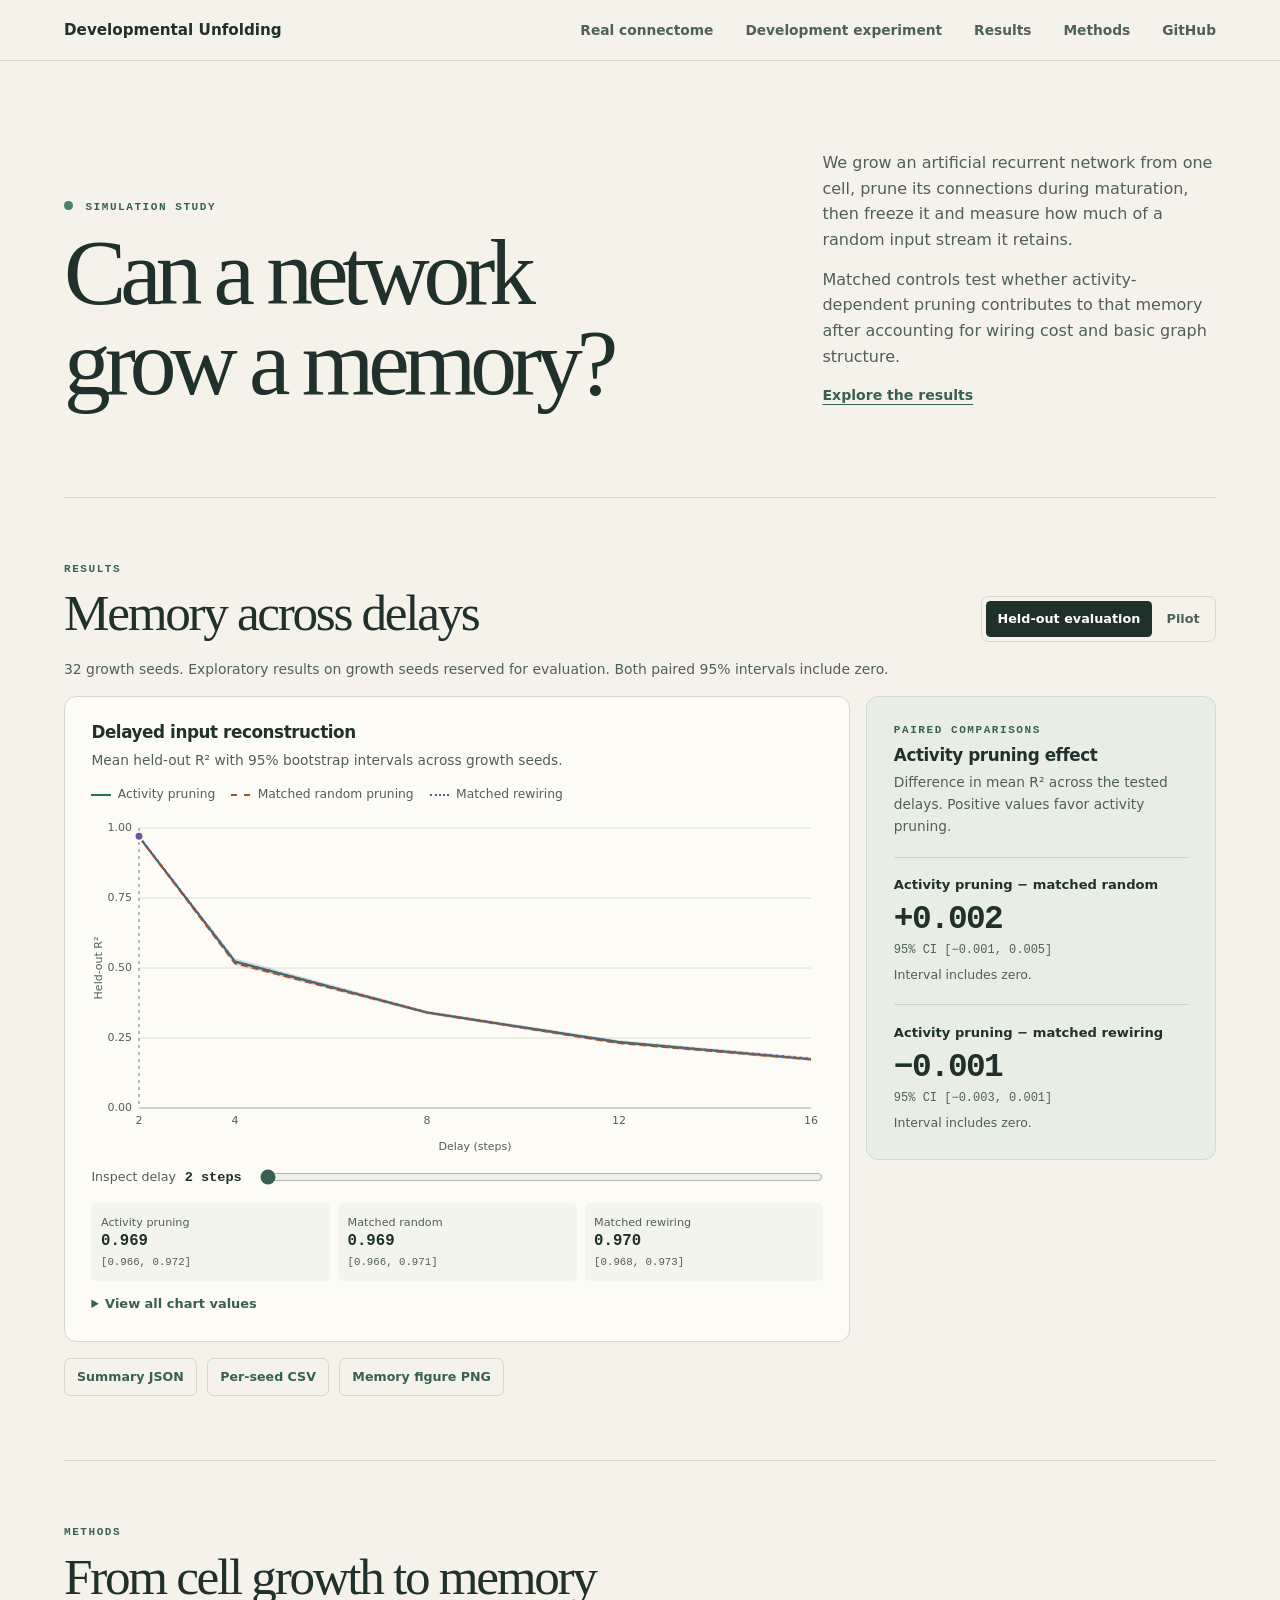
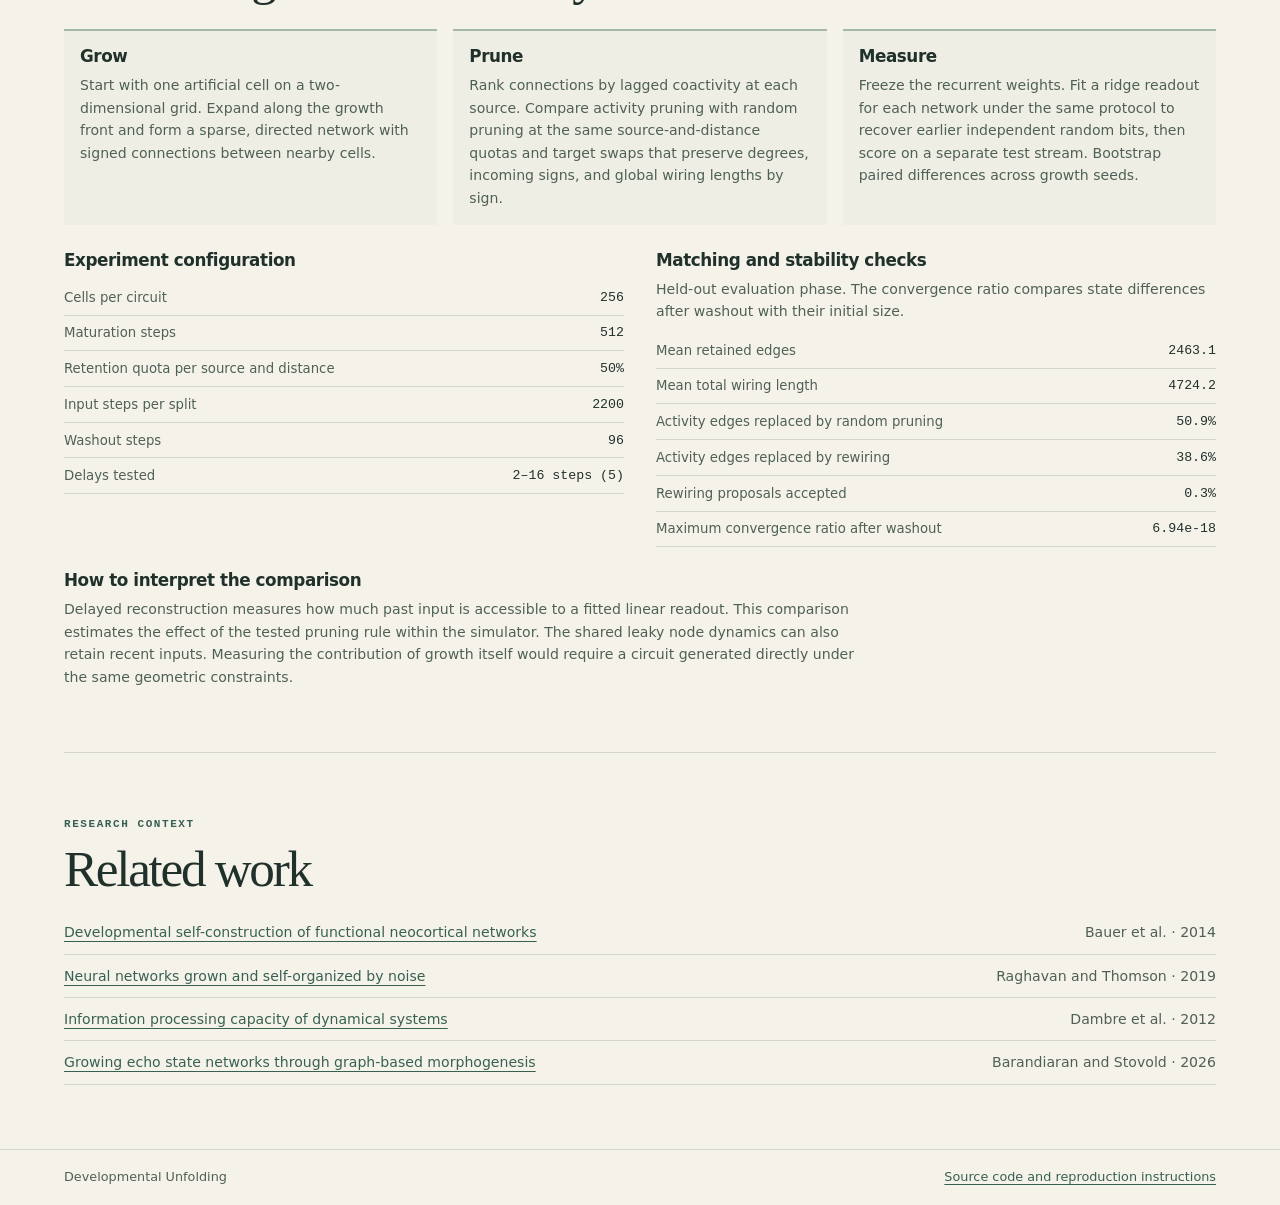
<file: docs/index.html>
<!doctype html>
<html lang="en">
<head>
  <meta charset="utf-8">
  <meta name="viewport" content="width=device-width, initial-scale=1">
  <meta name="theme-color" content="#f5f2e9">
  <meta name="description" content="A reproducible simulation study of how local developmental rules shape short-term memory in artificial recurrent networks.">
  <title>Developmental Unfolding · Research Report</title>
  <link rel="stylesheet" href="styles.css">
  <script src="app.js" defer></script>
</head>
<body>
  <a class="skip-link" href="#main">Skip to content</a>
  <header class="site-header" id="top">
    <div class="shell header-inner">
      <a href="#top" class="site-name">Developmental Unfolding</a>
      <nav aria-label="Report sections">
        <a href="connectome.html">Real connectome</a>
        <a href="development.html">Development experiment</a>
        <a href="#results">Results</a>
        <a href="#methods">Methods</a>
        <a href="https://github.com/statsleelab/developmental-unfolding">GitHub</a>
      </nav>
    </div>
  </header>

  <main id="main" class="shell">
    <section class="intro" aria-labelledby="title">
      <div class="intro-title">
        <p class="eyebrow"><span class="status-dot" aria-hidden="true"></span> Simulation study</p>
        <h1 id="title">Can a network<br class="title-break"> grow a memory?</h1>
      </div>
      <div class="abstract">
        <p>We grow an artificial recurrent network from one cell, prune its connections during maturation, then freeze it and measure how much of a random input stream it retains.</p>
        <p>Matched controls test whether activity-dependent pruning contributes to that memory after accounting for wiring cost and basic graph structure.</p>
        <a class="text-link" href="#results">Explore the results</a>
      </div>
    </section>

    <section class="results" id="results" aria-labelledby="results-heading">
      <div class="section-heading">
        <div>
          <p class="eyebrow">Results</p>
          <h2 id="results-heading">Memory across delays</h2>
        </div>
        <div class="phase-picker" aria-label="Experiment phase">
          <button type="button" id="evaluation-button" aria-pressed="true">Held-out evaluation</button>
          <button type="button" id="pilot-button" aria-pressed="false">Pilot</button>
        </div>
      </div>
      <p id="data-status" class="data-status" role="status">Loading experiment results…</p>
      <div id="results-content" hidden>
        <p class="experiment-note" id="experiment-note" aria-live="polite"></p>
        <div class="result-grid">
          <div class="chart-card" aria-labelledby="chart-title">
            <div class="chart-heading">
              <div>
                <h3 id="chart-title">Delayed input reconstruction</h3>
                <p>Mean held-out R² with 95% bootstrap intervals across growth seeds.</p>
              </div>
            </div>
            <ul class="legend" aria-label="Chart legend">
              <li><span class="swatch activity" aria-hidden="true"></span>Activity pruning</li>
              <li><span class="swatch random" aria-hidden="true"></span>Matched random pruning</li>
              <li><span class="swatch rewired" aria-hidden="true"></span>Matched rewiring</li>
            </ul>
            <canvas id="memory-chart" aria-hidden="true"></canvas>
            <div class="delay-control">
              <label for="delay-slider">Inspect delay <output id="delay-value" for="delay-slider"></output></label>
              <input type="range" id="delay-slider" min="0" max="1" value="0" step="1">
            </div>
            <div class="delay-values" id="delay-scores" aria-live="polite"></div>
            <details>
              <summary>View all chart values</summary>
              <div class="table-scroll" tabindex="0" role="region" aria-label="Scrollable memory values table">
                <table>
                  <caption>Mean R² and 95% bootstrap intervals by delay.</caption>
                  <thead><tr><th scope="col">Delay</th><th scope="col">Activity pruning</th><th scope="col">Matched random</th><th scope="col">Matched rewiring</th></tr></thead>
                  <tbody id="curve-rows"></tbody>
                </table>
              </div>
            </details>
          </div>

          <aside class="contrast-card" aria-labelledby="contrasts-heading">
            <p class="eyebrow">Paired comparisons</p>
            <h3 id="contrasts-heading">Activity pruning effect</h3>
            <p>Difference in mean R² across the tested delays. Positive values favor activity pruning.</p>
            <div id="contrast-values" aria-live="polite"></div>
          </aside>
        </div>
        <div class="downloads" aria-label="Experiment downloads">
          <a href="results.json" download>Summary JSON</a>
          <a href="seed-results.csv" download>Per-seed CSV</a>
          <a href="memory-curve.png" download>Memory figure PNG</a>
        </div>
      </div>
      <noscript><p>JavaScript is required for the interactive results. <a href="results.json">Open the summary JSON</a> or <a href="seed-results.csv">download the per-seed results</a>.</p></noscript>
    </section>

    <section class="methods" id="methods" aria-labelledby="methods-heading">
      <p class="eyebrow">Methods</p>
      <h2 id="methods-heading">From cell growth to memory</h2>
      <ol class="method-list">
        <li>
          <h3>Grow</h3>
          <p>Start with one artificial cell on a two-dimensional grid. Expand along the growth front and form a sparse, directed network with signed connections between nearby cells.</p>
        </li>
        <li>
          <h3>Prune</h3>
          <p>Rank connections by lagged coactivity at each source. Compare activity pruning with random pruning at the same source-and-distance quotas and target swaps that preserve degrees, incoming signs, and global wiring lengths by sign.</p>
        </li>
        <li>
          <h3>Measure</h3>
          <p>Freeze the recurrent weights. Fit a ridge readout for each network under the same protocol to recover earlier independent random bits, then score on a separate test stream. Bootstrap paired differences across growth seeds.</p>
        </li>
      </ol>
      <div class="method-details">
        <div>
          <h3>Experiment configuration</h3>
          <dl id="config-values" class="info-list"></dl>
        </div>
        <div>
          <h3>Matching and stability checks</h3>
          <p class="method-caption" id="diagnostic-note">Diagnostics follow the selected experiment phase.</p>
          <dl id="diagnostic-values" class="info-list"></dl>
        </div>
      </div>
      <div class="interpretation">
        <h3>How to interpret the comparison</h3>
        <p>Delayed reconstruction measures how much past input is accessible to a fitted linear readout. This comparison estimates the effect of the tested pruning rule within the simulator. The shared leaky node dynamics can also retain recent inputs. Measuring the contribution of growth itself would require a circuit generated directly under the same geometric constraints.</p>
      </div>
    </section>

    <section class="references" aria-labelledby="references-heading">
      <p class="eyebrow">Research context</p>
      <h2 id="references-heading">Related work</h2>
      <ul>
        <li><a href="https://doi.org/10.1371/journal.pcbi.1003994">Developmental self-construction of functional neocortical networks</a><span>Bauer et al. · 2014</span></li>
        <li><a href="https://proceedings.neurips.cc/paper/2019/hash/1e6e0a04d20f50967c64dac2d639a577-Abstract.html">Neural networks grown and self-organized by noise</a><span>Raghavan and Thomson · 2019</span></li>
        <li><a href="https://doi.org/10.1038/srep00514">Information processing capacity of dynamical systems</a><span>Dambre et al. · 2012</span></li>
        <li><a href="https://eprints.whiterose.ac.uk/id/eprint/245447/">Growing echo state networks through graph-based morphogenesis</a><span>Barandiaran and Stovold · 2026</span></li>
      </ul>
    </section>
  </main>

  <footer class="site-footer">
    <div class="shell footer-inner">
      <span>Developmental Unfolding</span>
      <a href="https://github.com/statsleelab/developmental-unfolding">Source code and reproduction instructions</a>
    </div>
  </footer>
</body>
</html>
</file>
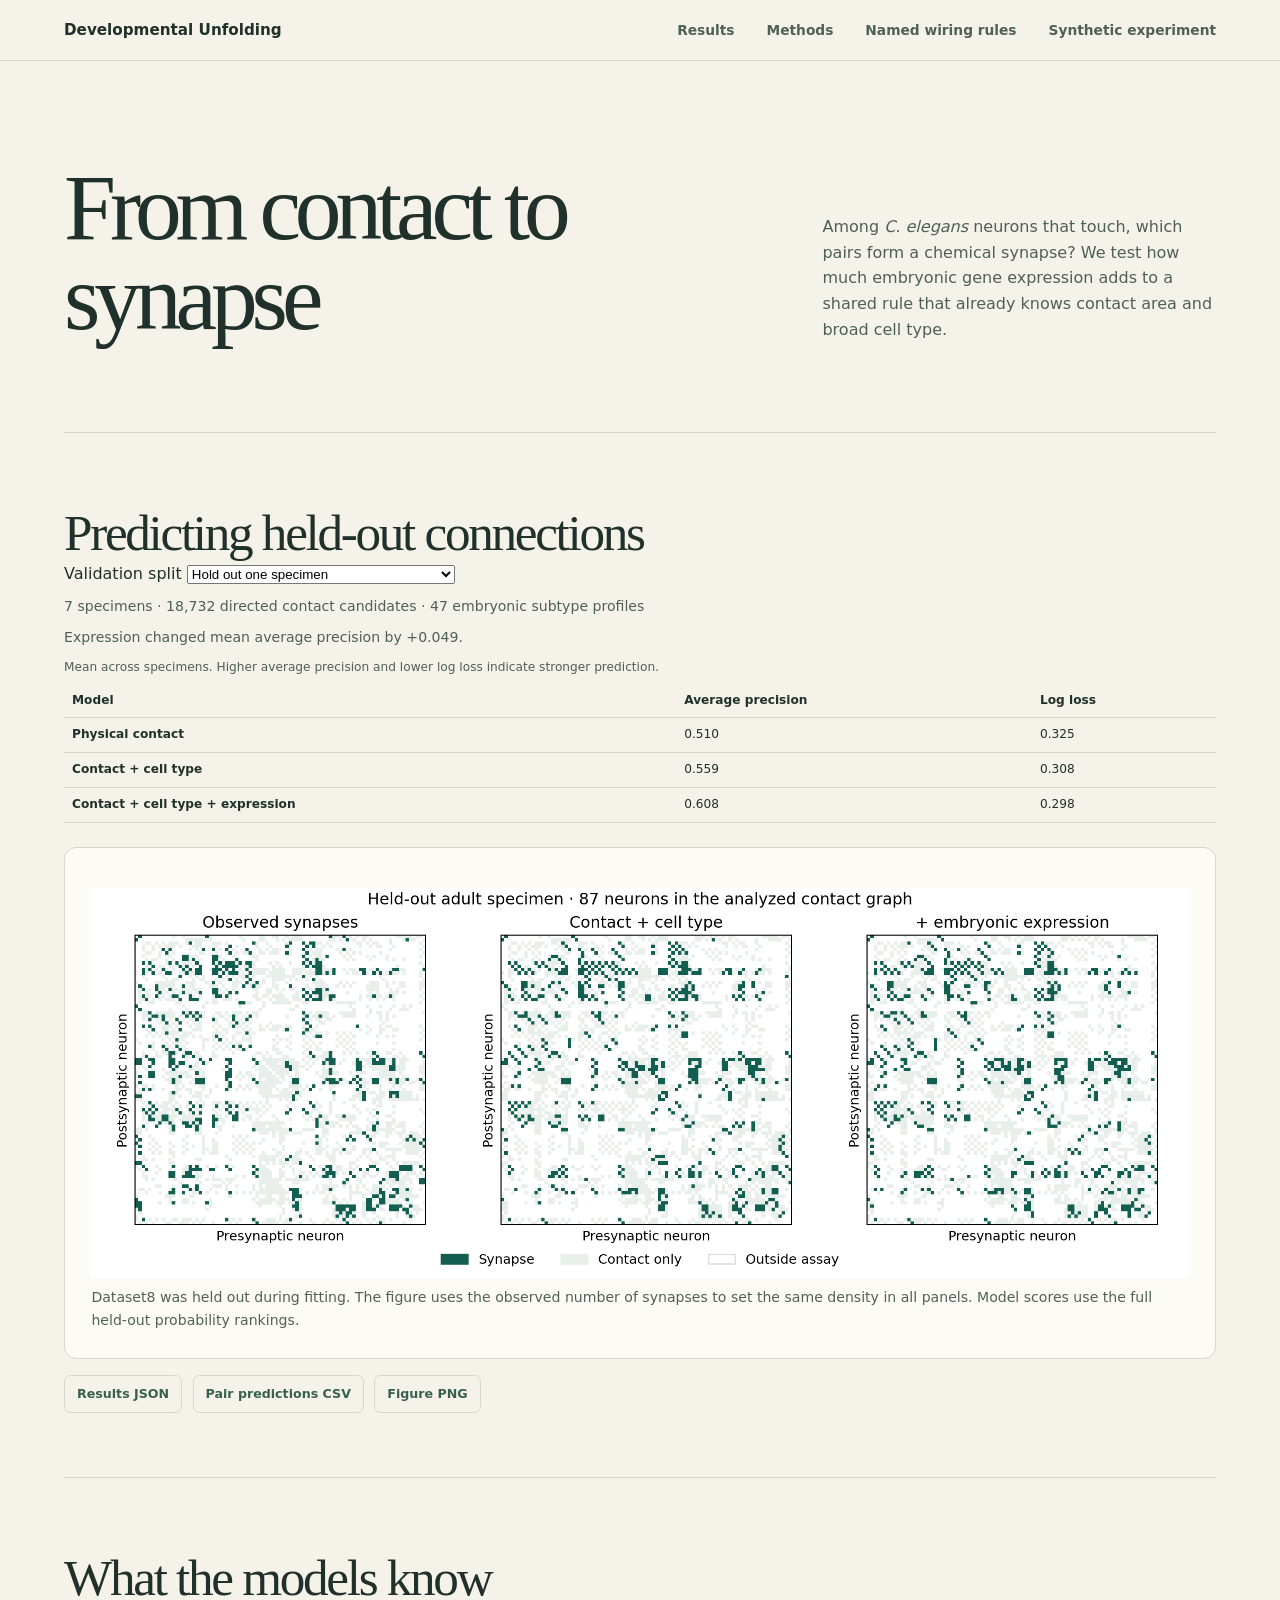
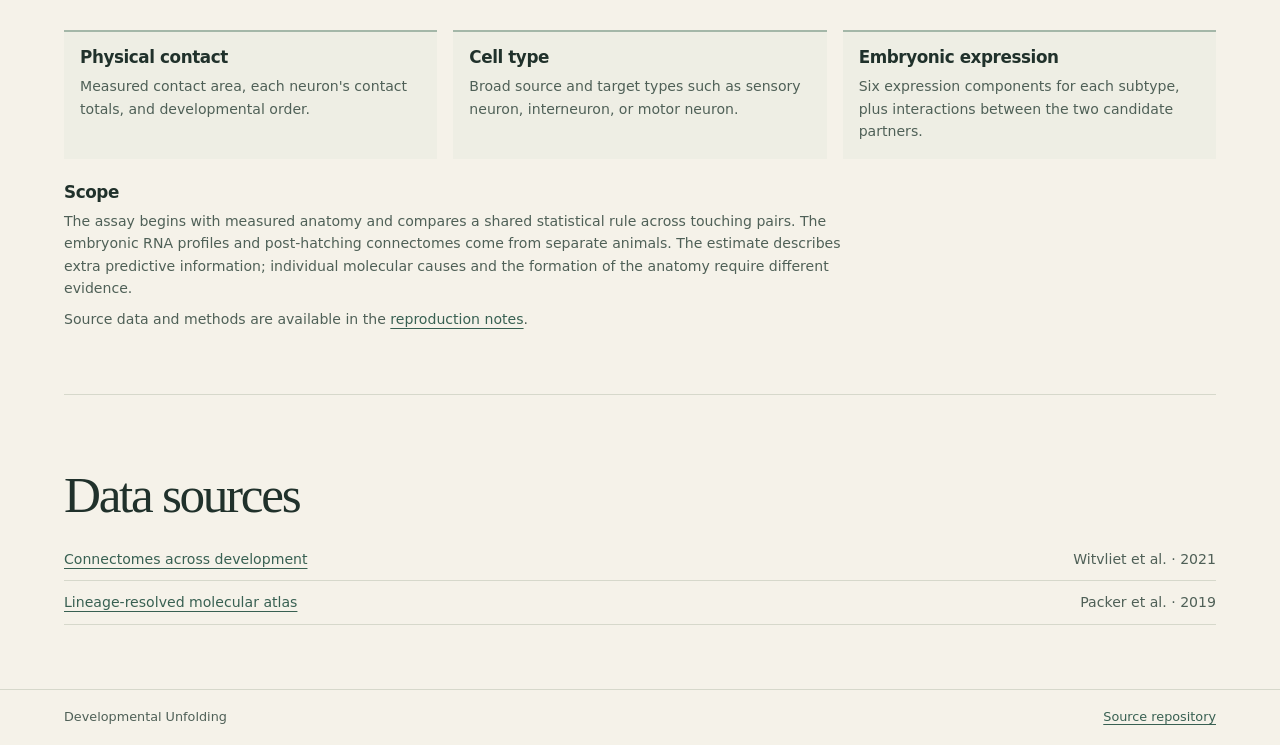
<file: docs/connectome.html>
<!doctype html>
<html lang="en">
<head>
  <meta charset="utf-8">
  <meta name="viewport" content="width=device-width, initial-scale=1">
  <meta name="description" content="A held-out C. elegans test of whether embryonic expression helps predict synapses among observed physical contacts.">
  <title>From contact to synapse · Developmental Unfolding</title>
  <link rel="stylesheet" href="styles.css">
  <link rel="stylesheet" href="development.css">
  <script src="connectome.js" defer></script>
</head>
<body>
  <a class="skip-link" href="#main">Skip to content</a>
  <header class="site-header">
    <div class="shell header-inner">
      <a class="site-name" href="index.html">Developmental Unfolding</a>
      <nav aria-label="Report sections"><a href="#results">Results</a><a href="#methods">Methods</a><a href="wiring-rules.html">Named wiring rules</a><a href="development.html">Synthetic experiment</a></nav>
    </div>
  </header>
  <main id="main" class="shell">
    <section class="intro" aria-labelledby="title">
      <div class="intro-title"><h1 id="title">From contact to synapse</h1></div>
      <div class="abstract">
        <p>Among <i>C. elegans</i> neurons that touch, which pairs form a chemical synapse? We test how much embryonic gene expression adds to a shared rule that already knows contact area and broad cell type.</p>
      </div>
    </section>
    <section class="results" id="results" aria-labelledby="results-heading">
      <h2 id="results-heading">Predicting held-out connections</h2>
      <p id="status" class="data-status" role="status">Loading results…</p>
      <div id="metrics" hidden>
        <label for="scheme">Validation split</label>
        <select id="scheme">
          <option value="held_specimen">Hold out one specimen</option>
          <option value="held_specimen_and_subtype_pair">Hold out one specimen and subtype pairs</option>
        </select>
        <p id="coverage" class="method-caption"></p>
        <p id="finding" class="method-caption" aria-live="polite"></p>
        <div class="table-scroll" tabindex="0" role="region" aria-label="Scrollable model scores">
          <table>
            <caption>Mean across specimens. Higher average precision and lower log loss indicate stronger prediction.</caption>
            <thead><tr><th scope="col">Model</th><th scope="col">Average precision</th><th scope="col">Log loss</th></tr></thead>
            <tbody id="scores"></tbody>
          </table>
        </div>
      </div>
      <figure class="chart-card learning-card" style="margin-top:1.5rem">
        <img class="learning-figure" src="connectome-comparison.png" alt="Three adjacency matrices compare observed adult synapses, contact and cell-type predictions, and predictions that also use embryonic expression.">
        <figcaption class="method-caption">Dataset8 was held out during fitting. The figure uses the observed number of synapses to set the same density in all panels. Model scores use the full held-out probability rankings.</figcaption>
      </figure>
      <div class="downloads" aria-label="Data downloads">
        <a href="connectome-results.json" download>Results JSON</a>
        <a href="connectome-predictions.csv" download>Pair predictions CSV</a>
        <a href="connectome-comparison.png" download>Figure PNG</a>
      </div>
    </section>
    <section id="methods" class="methods" aria-labelledby="methods-heading">
      <h2 id="methods-heading">What the models know</h2>
      <ol class="method-list">
        <li><h3>Physical contact</h3><p>Measured contact area, each neuron's contact totals, and developmental order.</p></li>
        <li><h3>Cell type</h3><p>Broad source and target types such as sensory neuron, interneuron, or motor neuron.</p></li>
        <li><h3>Embryonic expression</h3><p>Six expression components for each subtype, plus interactions between the two candidate partners.</p></li>
      </ol>
      <div class="interpretation">
        <h3>Scope</h3>
        <p>The assay begins with measured anatomy and compares a shared statistical rule across touching pairs. The embryonic RNA profiles and post-hatching connectomes come from separate animals. The estimate describes extra predictive information; individual molecular causes and the formation of the anatomy require different evidence.</p>
        <p>Source data and methods are available in the <a href="https://github.com/statsleelab/developmental-unfolding/blob/main/CONNECTOME.md">reproduction notes</a>.</p>
      </div>
    </section>
    <section class="references" aria-labelledby="references-heading">
      <h2 id="references-heading">Data sources</h2>
      <ul>
        <li><a href="https://doi.org/10.1038/s41586-021-03778-8">Connectomes across development</a><span>Witvliet et al. · 2021</span></li>
        <li><a href="https://doi.org/10.1126/science.aax1971">Lineage-resolved molecular atlas</a><span>Packer et al. · 2019</span></li>
      </ul>
    </section>
  </main>
  <footer class="site-footer"><div class="shell footer-inner"><span>Developmental Unfolding</span><a href="https://github.com/statsleelab/developmental-unfolding">Source repository</a></div></footer>
</body>
</html>
</file>
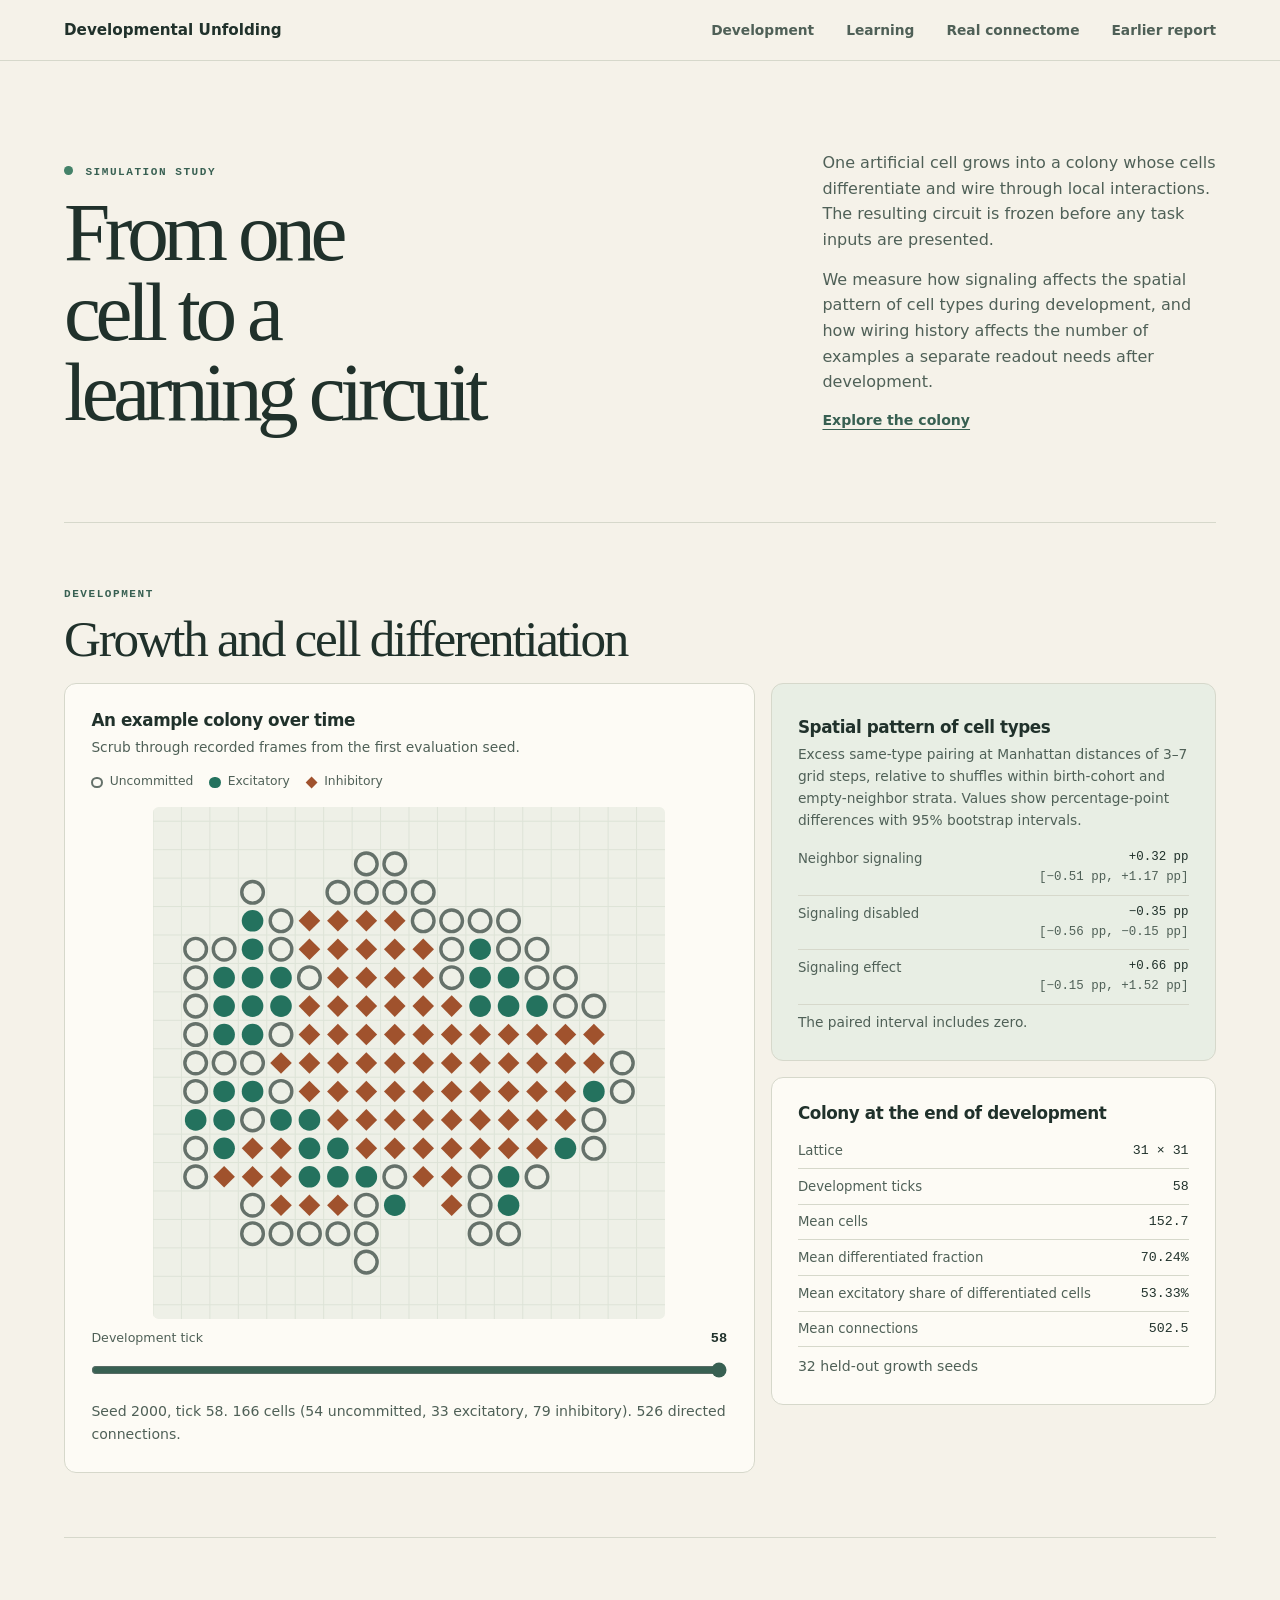
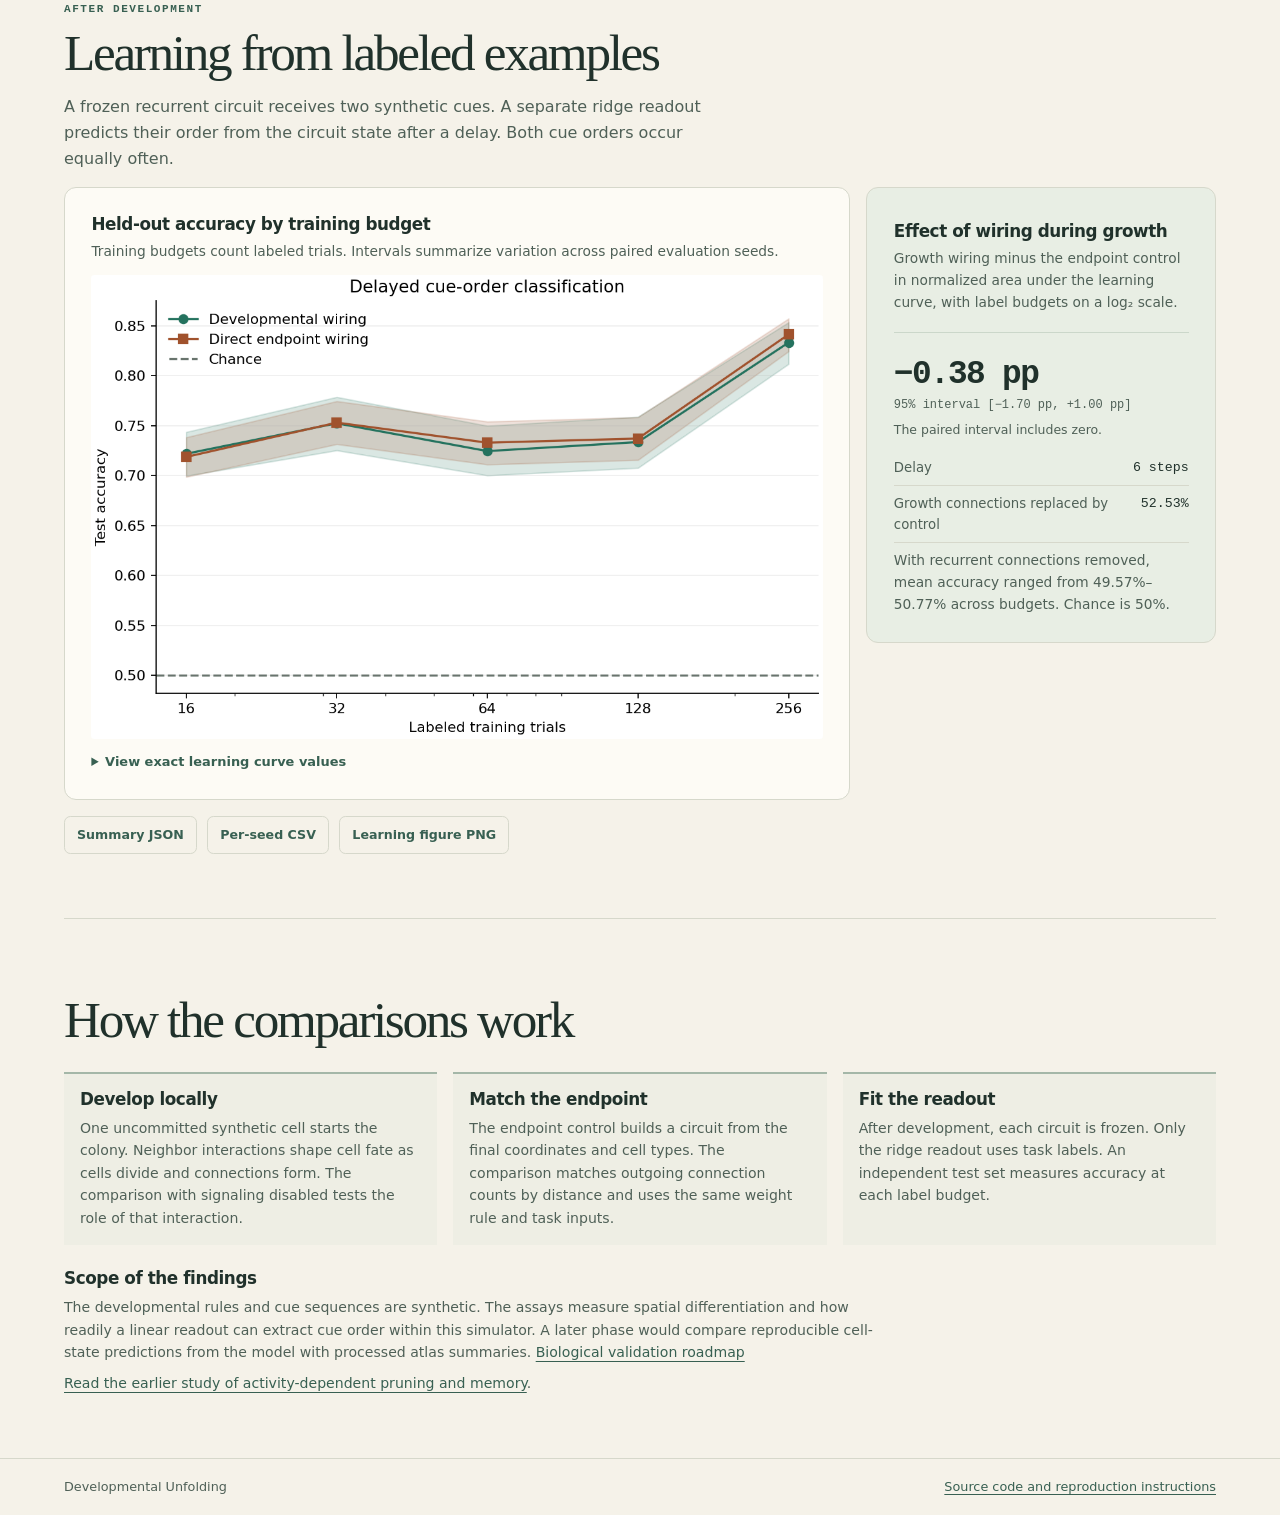
<file: docs/development.html>
<!doctype html>
<html lang="en">
<head>
  <meta charset="utf-8">
  <meta name="viewport" content="width=device-width, initial-scale=1">
  <meta name="theme-color" content="#f5f2e9">
  <meta name="description" content="A simulation study of local cell differentiation and wiring during development, followed by a separate learning assay.">
  <title>Cell Development and Learning · Developmental Unfolding</title>
  <link rel="stylesheet" href="styles.css">
  <link rel="stylesheet" href="development.css">
  <script src="development.js" defer></script>
</head>
<body>
  <a class="skip-link" href="#main">Skip to content</a>
  <header class="site-header" id="top">
    <div class="shell header-inner">
      <a href="index.html" class="site-name">Developmental Unfolding</a>
      <nav aria-label="Report sections">
        <a href="#development">Development</a>
        <a href="#learning">Learning</a>
        <a href="connectome.html">Real connectome</a>
        <a href="index.html">Earlier report</a>
      </nav>
    </div>
  </header>

  <main id="main" class="shell development-report">
    <section class="intro" aria-labelledby="title">
      <div class="intro-title">
        <p class="eyebrow"><span class="status-dot" aria-hidden="true"></span> Simulation study</p>
        <h1 id="title">From one cell to a learning circuit</h1>
      </div>
      <div class="abstract">
        <p>One artificial cell grows into a colony whose cells differentiate and wire through local interactions. The resulting circuit is frozen before any task inputs are presented.</p>
        <p>We measure how signaling affects the spatial pattern of cell types during development, and how wiring history affects the number of examples a separate readout needs after development.</p>
        <a class="text-link" href="#development">Explore the colony</a>
      </div>
    </section>

    <section class="results" id="development" aria-labelledby="development-heading">
      <p class="eyebrow">Development</p>
      <h2 id="development-heading">Growth and cell differentiation</h2>
      <p class="data-status" id="data-status" role="status">Loading developmental results…</p>
      <noscript><p class="data-status">The colony viewer requires JavaScript. <a href="development-results.json">Open the results JSON</a> or <a href="development-seeds.csv">download the per-seed CSV</a>.</p></noscript>
      <div class="development-grid" id="development-content" hidden>
        <figure class="chart-card growth-card" aria-labelledby="colony-heading">
          <div class="chart-heading">
            <h3 id="colony-heading">An example colony over time</h3>
            <p>Scrub through recorded frames from the first evaluation seed.</p>
          </div>
          <ul class="legend fate-legend" aria-label="Cell types">
            <li><span class="fate-mark uncommitted" aria-hidden="true"></span>Uncommitted</li>
            <li><span class="fate-mark excitatory" aria-hidden="true"></span>Excitatory</li>
            <li><span class="fate-mark inhibitory" aria-hidden="true"></span>Inhibitory</li>
          </ul>
          <canvas id="growth-canvas" aria-hidden="true"></canvas>
          <div class="delay-control growth-control">
            <label for="growth-slider">Development tick</label>
            <output id="growth-tick" for="growth-slider"></output>
            <input type="range" id="growth-slider" min="0" max="1" step="1" value="0">
          </div>
          <figcaption id="growth-caption" class="method-caption" aria-live="polite" aria-atomic="true"></figcaption>
        </figure>

        <div class="development-sidebar">
          <div class="contrast-card" aria-labelledby="structure-heading">
            <h3 id="structure-heading">Spatial pattern of cell types</h3>
            <p>Excess same-type pairing at Manhattan distances of 3–7 grid steps, relative to shuffles within birth-cohort and empty-neighbor strata. Values show percentage-point differences with 95% bootstrap intervals.</p>
            <dl class="info-list development-values" id="structure-values"></dl>
            <p id="structure-interpretation" class="method-caption"></p>
          </div>
          <div class="chart-card" aria-labelledby="colony-summary-heading">
            <h3 id="colony-summary-heading">Colony at the end of development</h3>
            <dl class="info-list" id="development-diagnostics"></dl>
            <p class="method-caption" id="evaluation-count"></p>
          </div>
        </div>
      </div>
    </section>

    <section class="results methods" id="learning" aria-labelledby="learning-heading">
      <p class="eyebrow">After development</p>
      <h2 id="learning-heading">Learning from labeled examples</h2>
      <p class="development-section-intro">A frozen recurrent circuit receives two synthetic cues. A separate ridge readout predicts their order from the circuit state after a delay. Both cue orders occur equally often.</p>
      <div id="learning-content" hidden>
        <div class="result-grid learning-grid">
          <figure class="chart-card learning-card" aria-labelledby="curve-heading">
            <div class="chart-heading">
              <h3 id="curve-heading">Held-out accuracy by training budget</h3>
              <p>Training budgets count labeled trials. Intervals summarize variation across paired evaluation seeds.</p>
            </div>
            <img src="development-learning.png" class="learning-figure" alt="Learning curves for the growth-wired and endpoint-wired circuits. Exact values follow in the table." loading="lazy">
            <details>
              <summary>View exact learning curve values</summary>
              <div class="table-scroll" tabindex="0" role="region" aria-label="Scrollable learning curve values">
                <table>
                  <caption>Mean held-out accuracy and 95% bootstrap intervals.</caption>
                  <thead><tr><th scope="col">Labeled trials</th><th scope="col">Growth wiring</th><th scope="col">Endpoint wiring</th></tr></thead>
                  <tbody id="learning-rows"></tbody>
                </table>
              </div>
            </details>
          </figure>

          <aside class="contrast-card" aria-labelledby="learning-contrast-heading">
            <h3 id="learning-contrast-heading">Effect of wiring during growth</h3>
            <p>Growth wiring minus the endpoint control in normalized area under the learning curve, with label budgets on a log₂ scale.</p>
            <div class="contrast-item">
              <p class="contrast-mean" id="learning-difference"></p>
              <p class="contrast-interval" id="learning-interval"></p>
              <p class="contrast-comment" id="learning-interpretation"></p>
            </div>
            <dl class="info-list" id="learning-diagnostics"></dl>
            <p class="method-caption" id="uncoupled-note" hidden></p>
          </aside>
        </div>
      </div>
      <div class="downloads" aria-label="Experiment downloads">
        <a href="development-results.json" download>Summary JSON</a>
        <a href="development-seeds.csv" download>Per-seed CSV</a>
        <a href="development-learning.png" download>Learning figure PNG</a>
      </div>
    </section>

    <section class="methods" id="methods" aria-labelledby="methods-heading">
      <h2 id="methods-heading">How the comparisons work</h2>
      <ol class="method-list">
        <li>
          <h3>Develop locally</h3>
          <p>One uncommitted synthetic cell starts the colony. Neighbor interactions shape cell fate as cells divide and connections form. The comparison with signaling disabled tests the role of that interaction.</p>
        </li>
        <li>
          <h3>Match the endpoint</h3>
          <p>The endpoint control builds a circuit from the final coordinates and cell types. The comparison matches outgoing connection counts by distance and uses the same weight rule and task inputs.</p>
        </li>
        <li>
          <h3>Fit the readout</h3>
          <p>After development, each circuit is frozen. Only the ridge readout uses task labels. An independent test set measures accuracy at each label budget.</p>
        </li>
      </ol>
      <div class="interpretation">
        <h3>Scope of the findings</h3>
        <p>The developmental rules and cue sequences are synthetic. The assays measure spatial differentiation and how readily a linear readout can extract cue order within this simulator. A later phase would compare reproducible cell-state predictions from the model with processed atlas summaries. <a href="https://github.com/statsleelab/developmental-unfolding/blob/main/BIOLOGICAL_VALIDATION.md">Biological validation roadmap</a></p>
        <p><a href="index.html">Read the earlier study of activity-dependent pruning and memory</a>.</p>
      </div>
    </section>
  </main>

  <footer class="site-footer">
    <div class="shell footer-inner">
      <span>Developmental Unfolding</span>
      <a href="https://github.com/statsleelab/developmental-unfolding">Source code and reproduction instructions</a>
    </div>
  </footer>
</body>
</html>
</file>
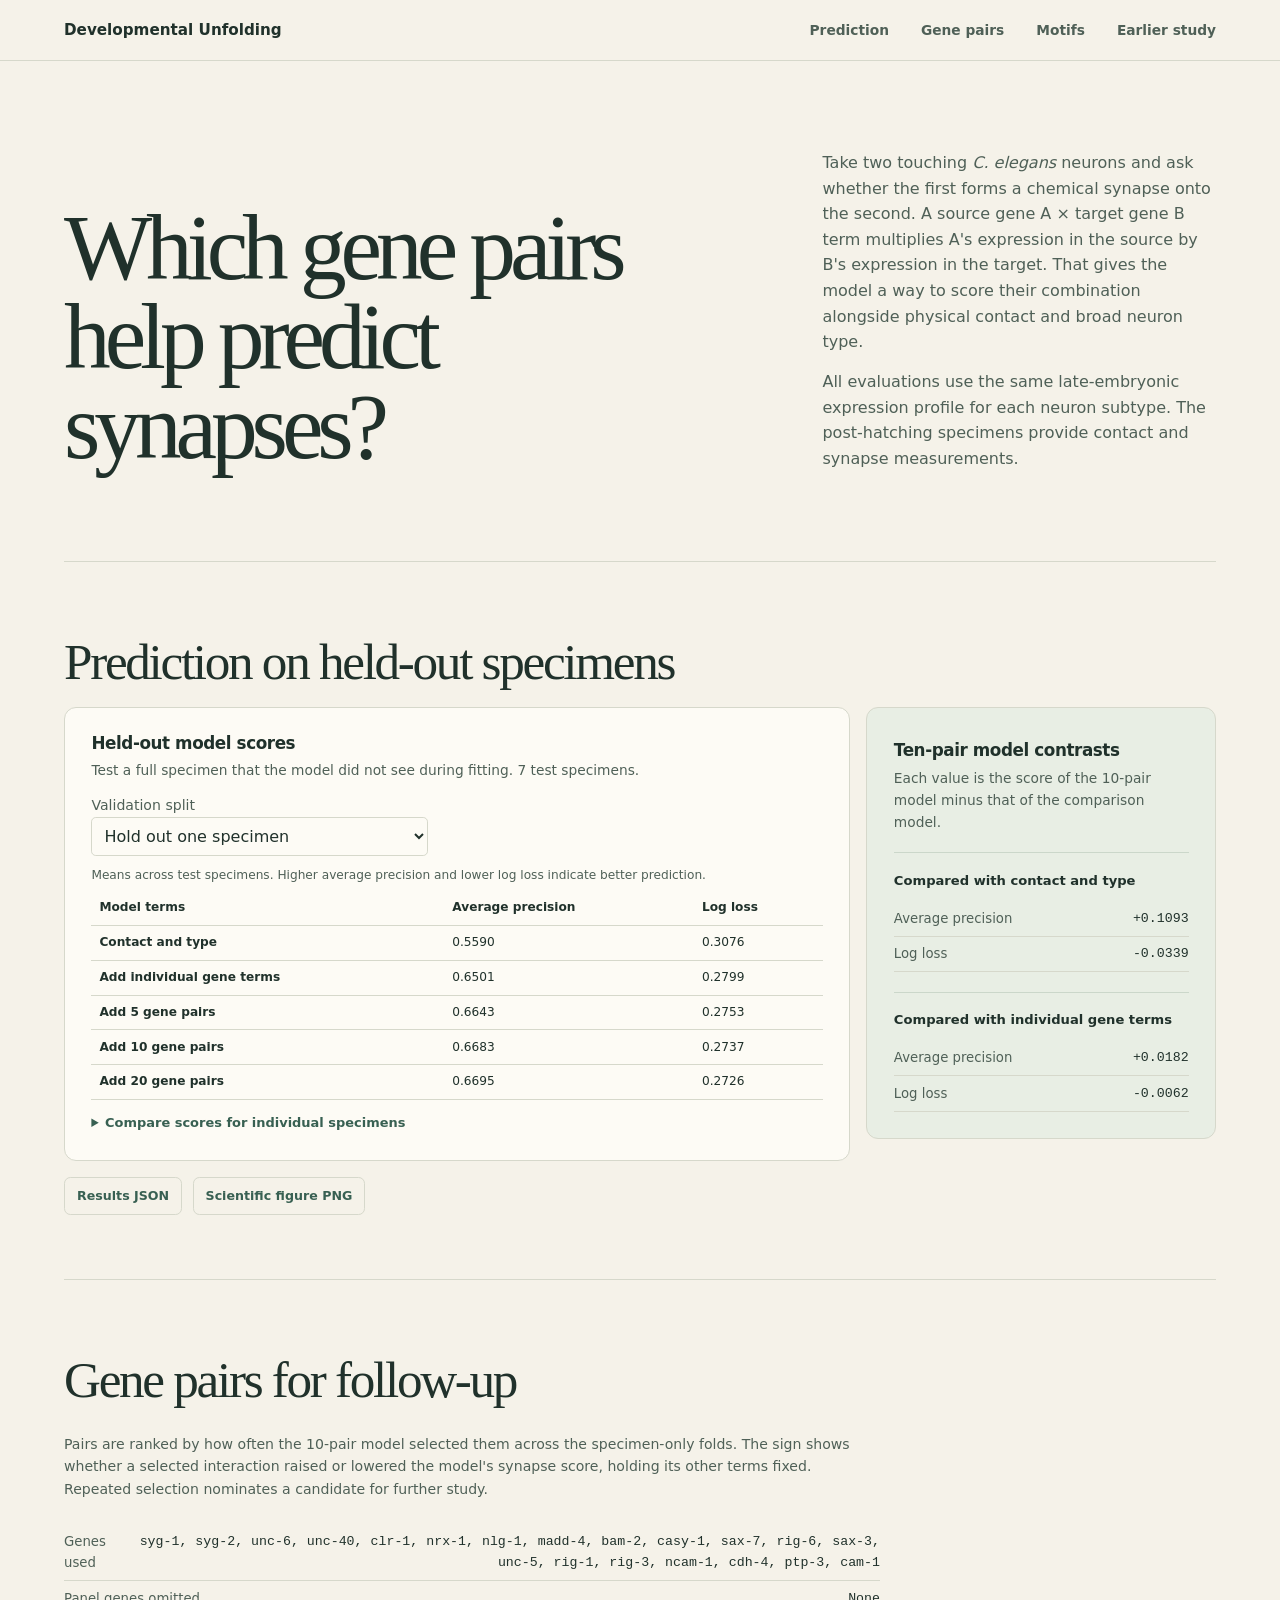
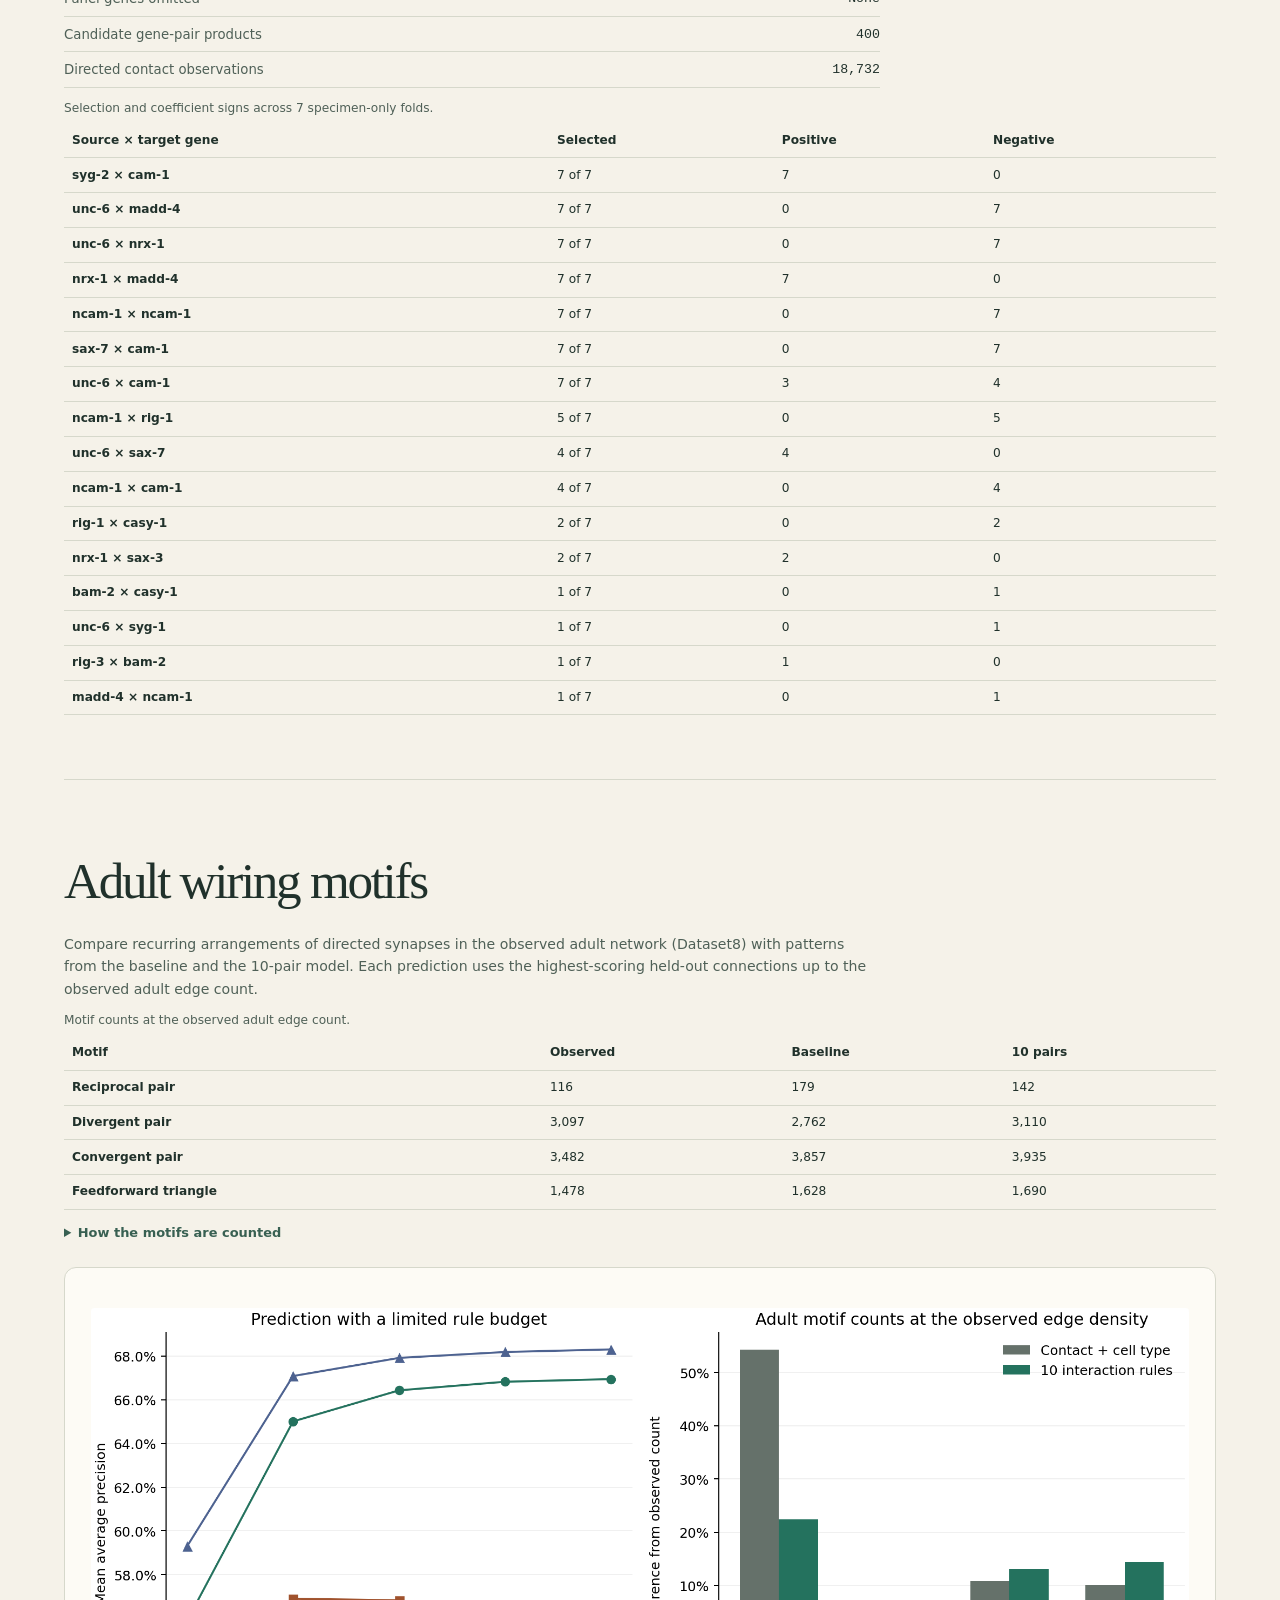
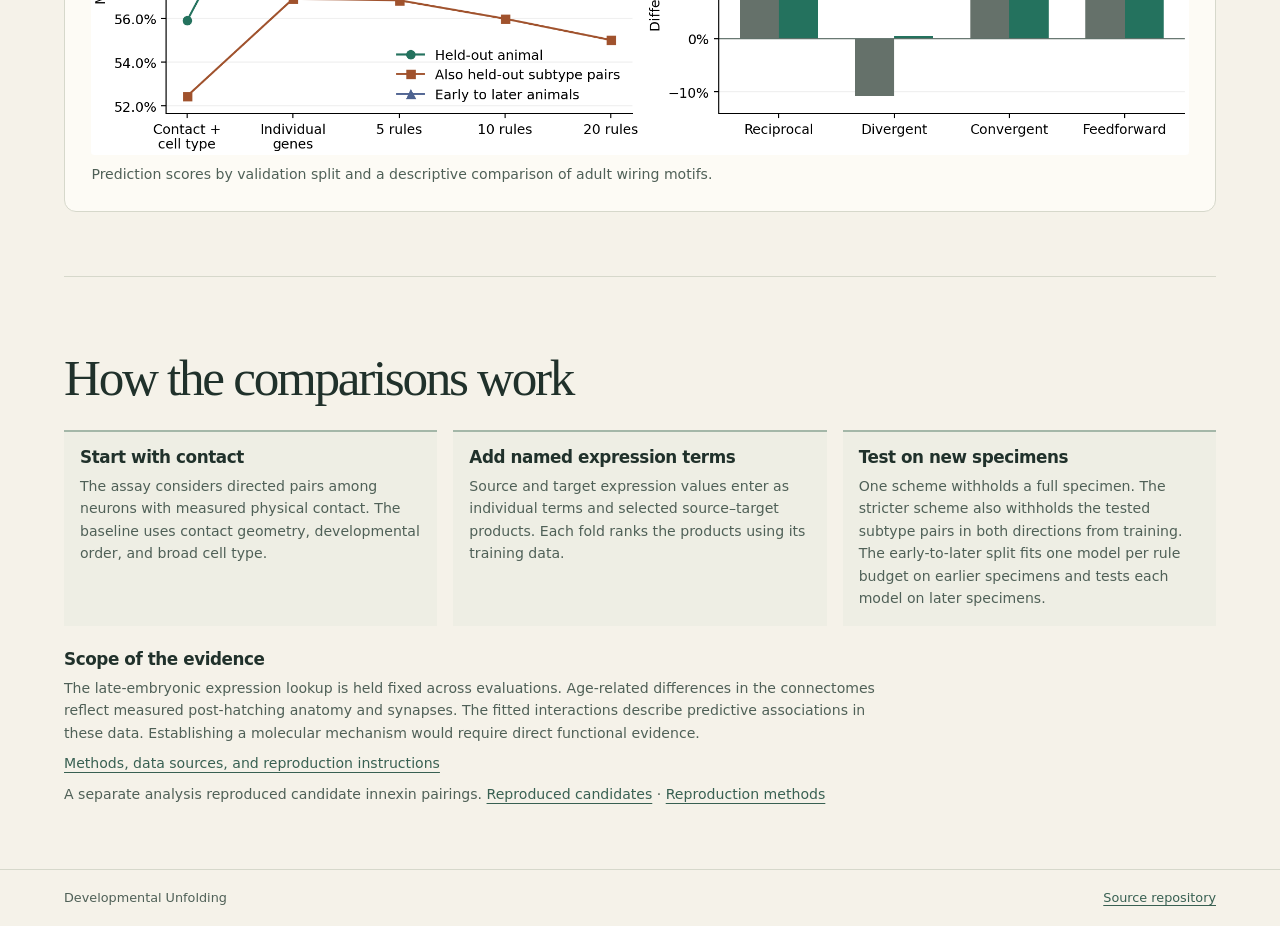
<file: docs/wiring-rules.html>
<!doctype html>
<html lang="en">
<head>
  <meta charset="utf-8">
  <meta name="viewport" content="width=device-width, initial-scale=1">
  <meta name="theme-color" content="#f5f2e9">
  <meta name="description" content="An evaluation of named source and target gene-expression terms for predicting chemical synapses among touching C. elegans neurons.">
  <title>Named Wiring Rules · Developmental Unfolding</title>
  <link rel="stylesheet" href="styles.css">
  <link rel="stylesheet" href="development.css">
  <script src="wiring-rules.js" defer></script>
</head>
<body>
  <a class="skip-link" href="#main">Skip to content</a>
  <header class="site-header">
    <div class="shell header-inner">
      <a class="site-name" href="index.html">Developmental Unfolding</a>
      <nav aria-label="Report sections" style="flex-wrap:wrap">
        <a href="#results">Prediction</a>
        <a href="#rules">Gene pairs</a>
        <a href="#motifs">Motifs</a>
        <a href="connectome.html">Earlier study</a>
      </nav>
    </div>
  </header>

  <main id="main" class="shell">
    <section class="intro" aria-labelledby="title">
      <div class="intro-title"><h1 id="title">Which gene pairs help predict synapses?</h1></div>
      <div class="abstract">
        <p>Take two touching <i>C. elegans</i> neurons and ask whether the first forms a chemical synapse onto the second. A source gene A × target gene B term multiplies A's expression in the source by B's expression in the target. That gives the model a way to score their combination alongside physical contact and broad neuron type.</p>
        <p>All evaluations use the same late-embryonic expression profile for each neuron subtype. The post-hatching specimens provide contact and synapse measurements.</p>
      </div>
    </section>

    <section class="results" id="results" aria-labelledby="results-heading">
      <h2 id="results-heading">Prediction on held-out specimens</h2>
      <p id="wiring-status" class="data-status" role="status">Loading wiring-rule results…</p>
      <noscript><p class="data-status">Use the <a href="wiring-rules-results.json">results JSON</a> for model scores and gene-pair selections.</p></noscript>
      <div id="prediction-content" hidden>
        <div class="result-grid">
          <div class="chart-card learning-card" aria-labelledby="prediction-table-heading">
            <div class="chart-heading">
              <h3 id="prediction-table-heading">Held-out model scores</h3>
              <p id="split-description" aria-live="polite"></p>
            </div>
            <label for="wiring-split" class="method-caption" style="display:block;margin-top:.8rem">Validation split</label>
            <select id="wiring-split" style="max-width:100%;padding:.5rem;border:1px solid var(--border);border-radius:.3rem;background:var(--paper);color:var(--ink);font:inherit"></select>
            <div class="table-scroll" tabindex="0" role="region" aria-label="Scrollable mean score table">
              <table>
                <caption>Means across test specimens. Higher average precision and lower log loss indicate better prediction.</caption>
                <thead><tr><th scope="col">Model terms</th><th scope="col">Average precision</th><th scope="col">Log loss</th></tr></thead>
                <tbody id="wiring-scores"></tbody>
              </table>
            </div>
            <details>
              <summary>Compare scores for individual specimens</summary>
              <div class="table-scroll" tabindex="0" role="region" aria-label="Scrollable specimen score table">
                <table>
                  <caption>Baseline and model with 10 selected gene pairs.</caption>
                  <thead><tr><th scope="col">Specimen</th><th scope="col">Baseline AP</th><th scope="col">10 pairs AP</th><th scope="col">Baseline loss</th><th scope="col">10 pairs loss</th></tr></thead>
                  <tbody id="specimen-scores"></tbody>
                </table>
              </div>
            </details>
          </div>
          <aside class="contrast-card" aria-labelledby="wiring-comparison-heading">
            <h3 id="wiring-comparison-heading">Ten-pair model contrasts</h3>
            <p>Each value is the score of the 10-pair model minus that of the comparison model.</p>
            <div class="contrast-item" aria-live="polite">
              <h4>Compared with contact and type</h4>
              <dl id="baseline-contrast" class="info-list"></dl>
            </div>
            <div class="contrast-item" aria-live="polite">
              <h4>Compared with individual gene terms</h4>
              <dl id="main-contrast" class="info-list"></dl>
            </div>
          </aside>
        </div>
      </div>
      <div class="downloads" aria-label="Experiment downloads">
        <a href="wiring-rules-results.json" download>Results JSON</a>
        <a href="wiring-rules.png" download>Scientific figure PNG</a>
      </div>
    </section>

    <section class="methods" id="rules" aria-labelledby="rules-heading">
      <h2 id="rules-heading">Gene pairs for follow-up</h2>
      <div class="interpretation">
        <p>Pairs are ranked by how often the 10-pair model selected them across the specimen-only folds. The sign shows whether a selected interaction raised or lowered the model's synapse score, holding its other terms fixed. Repeated selection nominates a candidate for further study.</p>
      </div>
      <div id="rules-content" hidden>
        <dl id="panel-summary" class="info-list interpretation"></dl>
        <div class="table-scroll" tabindex="0" role="region" aria-label="Scrollable gene-pair table">
          <table>
            <caption id="rules-caption">Selection and coefficient signs across the specimen-only folds.</caption>
            <thead><tr><th scope="col">Source × target gene</th><th scope="col">Selected</th><th scope="col">Positive</th><th scope="col">Negative</th></tr></thead>
            <tbody id="wiring-rules"></tbody>
          </table>
        </div>
      </div>
    </section>

    <section class="methods" id="motifs" aria-labelledby="motifs-heading">
      <h2 id="motifs-heading">Adult wiring motifs</h2>
      <div class="interpretation">
        <p>Compare recurring arrangements of directed synapses in the observed adult network (Dataset8) with patterns from the baseline and the 10-pair model. Each prediction uses the highest-scoring held-out connections up to the observed adult edge count.</p>
      </div>
      <div class="table-scroll" id="motifs-content" tabindex="0" role="region" aria-label="Scrollable adult motif table" hidden>
        <table>
          <caption>Motif counts at the observed adult edge count.</caption>
          <thead><tr><th scope="col">Motif</th><th scope="col">Observed</th><th scope="col">Baseline</th><th scope="col">10 pairs</th></tr></thead>
          <tbody id="wiring-motifs"></tbody>
        </table>
      </div>
      <details>
        <summary>How the motifs are counted</summary>
        <div class="interpretation">
          <p>Reciprocal pairs have connections in both directions. Divergent and convergent pairs share a source and a target, respectively. Feedforward triangles count A → B, B → C, and A → C arrangements. Extra reverse links can coexist with a motif.</p>
        </div>
      </details>
      <figure class="chart-card learning-card" style="margin-top:1.5rem">
        <a href="wiring-rules.png"><img class="learning-figure" src="wiring-rules.png" alt="Average precision by model across validation splits and relative differences from adult motif counts. The tables provide numerical values." loading="lazy"></a>
        <figcaption class="method-caption">Prediction scores by validation split and a descriptive comparison of adult wiring motifs.</figcaption>
      </figure>
    </section>

    <section class="methods" id="methods" aria-labelledby="methods-heading">
      <h2 id="methods-heading">How the comparisons work</h2>
      <ol class="method-list">
        <li><h3>Start with contact</h3><p>The assay considers directed pairs among neurons with measured physical contact. The baseline uses contact geometry, developmental order, and broad cell type.</p></li>
        <li><h3>Add named expression terms</h3><p>Source and target expression values enter as individual terms and selected source–target products. Each fold ranks the products using its training data.</p></li>
        <li><h3>Test on new specimens</h3><p>One scheme withholds a full specimen. The stricter scheme also withholds the tested subtype pairs in both directions from training. The early-to-later split fits one model per rule budget on earlier specimens and tests each model on later specimens.</p></li>
      </ol>
      <div class="interpretation">
        <h3>Scope of the evidence</h3>
        <p>The late-embryonic expression lookup is held fixed across evaluations. Age-related differences in the connectomes reflect measured post-hatching anatomy and synapses. The fitted interactions describe predictive associations in these data. Establishing a molecular mechanism would require direct functional evidence.</p>
        <p><a href="https://github.com/statsleelab/developmental-unfolding/blob/main/WIRING_RULES.md">Methods, data sources, and reproduction instructions</a></p>
        <p>A separate analysis reproduced candidate innexin pairings. <a href="innexin-reproduction.json">Reproduced candidates</a> · <a href="https://github.com/statsleelab/developmental-unfolding/blob/main/INNEXIN_REPRODUCTION.md">Reproduction methods</a></p>
      </div>
    </section>
  </main>

  <footer class="site-footer"><div class="shell footer-inner"><span>Developmental Unfolding</span><a href="https://github.com/statsleelab/developmental-unfolding">Source repository</a></div></footer>
</body>
</html>
</file>
<file: docs/styles.css>
:root {
  color-scheme: light;
  --page: #f5f2e9;
  --paper: #fdfbf5;
  --ink: #20312b;
  --muted: #4f6057;
  --border: #d6d8cb;
  --accent: #386052;
  --activity: #24725e;
  --random: #a0522d;
  --rewired: #6357a0;
  --serif: Georgia, "Times New Roman", serif;
  --sans: system-ui, -apple-system, BlinkMacSystemFont, "Segoe UI", sans-serif;
  --mono: "IBM Plex Mono", ui-monospace, SFMono-Regular, Consolas, monospace;
}

*, *::before, *::after { box-sizing: border-box; }
html { scroll-padding-top: 1.5rem; }
body { margin: 0; background: var(--page); color: var(--ink); font: 1rem/1.6 var(--sans); }
a { color: var(--accent); text-underline-offset: .25em; }
a:hover { color: var(--ink); }
button, input { font: inherit; }
button { cursor: pointer; }
:focus-visible { outline: 2px solid var(--accent); outline-offset: 4px; }
h1, h2, h3, p, ul, ol, dl { margin: 0; }
h1, h2, h3 { line-height: 1.12; }
[hidden] { display: none !important; }

.shell { width: min(100% - 3rem, 72rem); margin-inline: auto; }
.skip-link { position: fixed; z-index: 2; top: .75rem; left: .75rem; padding: .5rem 1rem; background: var(--paper); transform: translateY(-200%); }
.skip-link:focus { transform: none; }
.site-header { border-bottom: 1px solid var(--border); }
.header-inner, .footer-inner { display: flex; align-items: center; justify-content: space-between; gap: 1rem; padding-block: 1.1rem; }
.site-name { color: var(--ink); font-weight: 730; font-size: .95rem; text-decoration: none; }
.site-header nav { display: flex; align-items: center; gap: clamp(1rem, 3vw, 2rem); }
.site-header nav a { color: var(--muted); font-size: .86rem; font-weight: 640; text-decoration: none; }
.site-header nav a:hover { color: var(--ink); text-decoration: underline; }

.intro { display: grid; grid-template-columns: minmax(0, 1.5fr) minmax(0, .85fr); gap: 2rem 4rem; align-items: end; padding-block: clamp(3.3rem, 7vw, 6rem); border-bottom: 1px solid var(--border); }
.eyebrow { color: var(--accent); font: 700 .69rem/1.4 var(--mono); letter-spacing: .14em; text-transform: uppercase; }
.status-dot { display: inline-block; width: .55rem; height: .55rem; margin-right: .28rem; border-radius: 50%; background: #448269; }
h1, h2 { font-family: var(--serif); font-weight: 400; }
h1 { margin-top: .8rem; font-size: clamp(3rem, 7.3vw, 6.75rem); line-height: .96; letter-spacing: -.065em; }
h2 { margin-top: .45rem; font-size: clamp(2.05rem, 4vw, 3.25rem); letter-spacing: -.045em; }
h3 { font-size: 1.05rem; font-weight: 720; letter-spacing: -.025em; }
.abstract { color: var(--muted); max-width: 28rem; }
.abstract > * + * { margin-top: .9rem; }
.text-link { display: inline-flex; align-items: center; gap: .6rem; font-size: .88rem; font-weight: 720; }

.results, .methods, .references { padding-block: clamp(2.5rem, 5vw, 4rem); }
.section-heading { display: flex; justify-content: space-between; align-items: end; flex-wrap: wrap; gap: 1.15rem; }
.phase-picker { display: inline-flex; flex-wrap: wrap; gap: .2rem; padding: .24rem; border: 1px solid var(--border); border-radius: .45rem; }
.phase-picker button { border: 0; padding: .48rem .72rem; border-radius: .28rem; background: transparent; color: var(--muted); font-size: .8rem; font-weight: 680; }
.phase-picker button:hover { background: #e8ebe0; color: var(--ink); }
.phase-picker button[aria-pressed="true"] { background: var(--ink); color: white; }
.data-status, .experiment-note { margin-top: 1rem; color: var(--muted); font-size: .87rem; }
.result-grid { display: grid; grid-template-columns: minmax(0, 2.25fr) minmax(16rem, 1fr); gap: 1rem; margin-top: 1rem; align-items: start; }
.chart-card, .contrast-card { padding: clamp(1rem, 3vw, 1.65rem); border: 1px solid var(--border); border-radius: .75rem; }
.chart-card { background: var(--paper); }
.chart-heading p, .contrast-card > p:not(.eyebrow) { font-size: .86rem; color: var(--muted); margin-top: .4rem; }
.legend { display: flex; gap: .45rem 1rem; flex-wrap: wrap; margin-top: .9rem; list-style: none; padding: 0; }
.legend li { display: flex; gap: .45rem; align-items: center; color: var(--muted); font-size: .77rem; }
.swatch { display: inline-block; width: 1.2rem; border-top: 2px solid currentColor; }
.swatch.activity { color: var(--activity); }
.swatch.random { color: var(--random); border-top-style: dashed; }
.swatch.rewired { color: var(--rewired); border-top-style: dotted; }
#memory-chart { display: block; width: 100%; height: clamp(14rem, 29vw, 21rem); margin-top: .7rem; cursor: crosshair; }
.delay-control { display: grid; grid-template-columns: auto minmax(6rem, 1fr); gap: .5rem 1.15rem; align-items: center; margin-top: .55rem; }
.delay-control label { font-size: .79rem; color: var(--muted); }
.delay-control output { padding-inline-start: .35em; color: var(--ink); font: 700 .85rem var(--mono); }
.delay-control input { min-width: 0; width: 100%; margin: 0; accent-color: var(--accent); min-height: 2rem; }
.delay-values { display: grid; grid-template-columns: repeat(3, minmax(0, 1fr)); gap: .5rem; margin-top: .65rem; }
.delay-score { padding: .65rem .6rem; min-width: 0; background: #f3f4ec; border-radius: .35rem; color: var(--muted); font-size: .7rem; }
.delay-score strong { display: block; color: var(--ink); font: 650 .98rem/1.4 var(--mono); font-variant-numeric: tabular-nums; }
.delay-score > span { display: block; }
.delay-score .delay-interval { margin-top: .12rem; font: .67rem/1.45 var(--mono); }
details { margin-top: .8rem; }
summary { width: fit-content; color: var(--accent); cursor: pointer; font-size: .81rem; font-weight: 680; }
.table-scroll { margin-top: .65rem; max-width: 100%; overflow-x: auto; }
table { width: 100%; border-collapse: collapse; font-size: .76rem; }
caption { text-align: left; color: var(--muted); padding-bottom: .35rem; }
th, td { padding: .45rem .5rem; border-bottom: 1px solid var(--border); text-align: left; }
td { font-variant-numeric: tabular-nums; white-space: nowrap; }
.contrast-card { background: #e8eee4; }
.contrast-card h3 { margin-top: .45rem; }
.contrast-item { margin-top: 1.2rem; padding-top: 1.05rem; border-top: 1px solid #cbd7ca; }
.contrast-item h4 { margin: 0; font-size: .82rem; font-weight: 680; }
.contrast-mean { margin-top: .22rem; font: 650 clamp(1.4rem, 3vw, 2.05rem)/1.3 var(--mono); letter-spacing: -.05em; }
.contrast-interval { color: var(--muted); font: .75rem/1.5 var(--mono); }
.contrast-comment { margin-top: .35rem; color: var(--muted); font-size: .78rem; }
.downloads { display: flex; flex-wrap: wrap; gap: .65rem; margin-top: 1rem; }
.downloads a { padding: .5rem .75rem; border: 1px solid var(--border); border-radius: .4rem; font-size: .79rem; font-weight: 650; text-decoration: none; }
.downloads a:hover { background: var(--paper); }
.downloads a span { margin-left: .35rem; }

.methods, .references { border-top: 1px solid var(--border); }
.method-list { display: grid; grid-template-columns: repeat(3, minmax(0, 1fr)); gap: 1rem; list-style: none; padding: 0; margin-top: 1.5rem; }
.method-list li { padding: 1rem; border-top: 2px solid #a4b7a8; background: #eeeee4; }
.method-list p, .method-caption, .interpretation p { margin-top: .5rem; color: var(--muted); font-size: .88rem; }
.method-details { display: grid; grid-template-columns: 1fr 1fr; gap: 1.3rem 2rem; margin-top: 1.6rem; }
.info-list { margin-top: .65rem; }
.info-list > div { display: flex; justify-content: space-between; gap: .55rem; padding-block: .42rem; border-bottom: 1px solid var(--border); font-size: .83rem; }
.info-list dt { color: var(--muted); }
.info-list dd { margin: 0; font-family: var(--mono); text-align: right; }
.interpretation { max-width: 51rem; margin-top: 1.5rem; }
.references ul { margin-top: .9rem; list-style: none; padding: 0; }
.references li { display: flex; justify-content: space-between; flex-wrap: wrap; gap: .1rem .7rem; padding-block: .62rem; border-bottom: 1px solid var(--border); font-size: .88rem; }
.references li > span { color: var(--muted); white-space: nowrap; }
.site-footer { border-top: 1px solid var(--border); }
.footer-inner { color: var(--muted); font-size: .8rem; }

@media (max-width: 59rem) {
  .intro { gap: 1.75rem 2rem; grid-template-columns: minmax(0, 1.3fr) minmax(0, 1fr); }
  .result-grid { grid-template-columns: minmax(0, 1.8fr) minmax(14rem, 1fr); }
}

@media (max-width: 43rem) {
  .shell { width: calc(100% - 2rem); }
  .intro, .result-grid, .method-list, .method-details { grid-template-columns: 1fr; }
  .intro { padding-block: 3rem; }
  .header-inner { flex-wrap: wrap; gap: .35rem 1rem; padding-block: .65rem; }
  .site-header nav a { display: inline-block; padding-block: .28rem; }
  #contrast-values { display: grid; grid-template-columns: 1fr 1fr; gap: .8rem; }
  .footer-inner { flex-wrap: wrap; gap: .35rem 1rem; }
}

@media (max-width: 24rem) {
  .title-break { display: none; }
  .delay-values { grid-template-columns: 1fr; }
  .delay-score { display: grid; grid-template-columns: minmax(0, 1fr) auto; align-items: start; gap: .1rem .4rem; }
  .delay-score .delay-interval { grid-column: span 2; }
}
</file>
<file: docs/development.css>
.development-report h1 {
  max-width: 11ch;
  font-size: clamp(2.9rem, 6.5vw, 5.9rem);
  text-wrap: balance;
}

.development-grid, .development-sidebar {
  display: grid;
  gap: 1rem;
}

.development-grid { margin-top: 1rem; align-items: start; }
.growth-card, .learning-card { margin: 0; min-width: 0; }
.growth-card { --uncommitted: #65716a; --excitatory: #24725e; --inhibitory: #a0522d; }
.growth-card figcaption { min-height: 2.9em; }

.fate-mark {
  width: .7rem;
  height: .7rem;
  display: inline-block;
  flex: 0 0 auto;
}

.fate-mark.uncommitted { border-radius: 50%; border: 2px solid var(--uncommitted); }
.fate-mark.excitatory { border-radius: 50%; background: var(--excitatory); }
.fate-mark.inhibitory { transform: rotate(45deg) scale(.76); background: var(--inhibitory); }

#growth-canvas {
  display: block;
  width: 100%;
  max-width: 32rem;
  height: auto;
  aspect-ratio: 1;
  border-radius: .35rem;
  margin: .95rem auto .2rem;
  background: #eef0e7;
}

.growth-control { grid-template-columns: minmax(0, 1fr) auto; gap: 0 .5rem; }
.growth-control output { text-align: end; }
.growth-control input { grid-column: 1 / -1; min-height: 2.75rem; }
.development-section-intro { max-width: 42rem; margin-top: .8rem; color: var(--muted); }
.development-values dd { font-size: .78rem; }
.development-values dd span { display: block; color: var(--muted); }

.learning-figure {
  display: block;
  width: 100%;
  height: auto;
  margin-top: .85rem;
  border-radius: .2rem;
}

.learning-card td { white-space: normal; }
.learning-card td span { display: block; color: var(--muted); }

@media (min-width: 48rem) {
  .development-grid { grid-template-columns: minmax(0, 1.35fr) minmax(0, 1fr); }
  .growth-card figcaption { min-height: 0; }
}

@media (min-width: 60rem) {
  .development-grid { grid-template-columns: minmax(0, 1.55fr) minmax(0, 1fr); }
}
</file>
